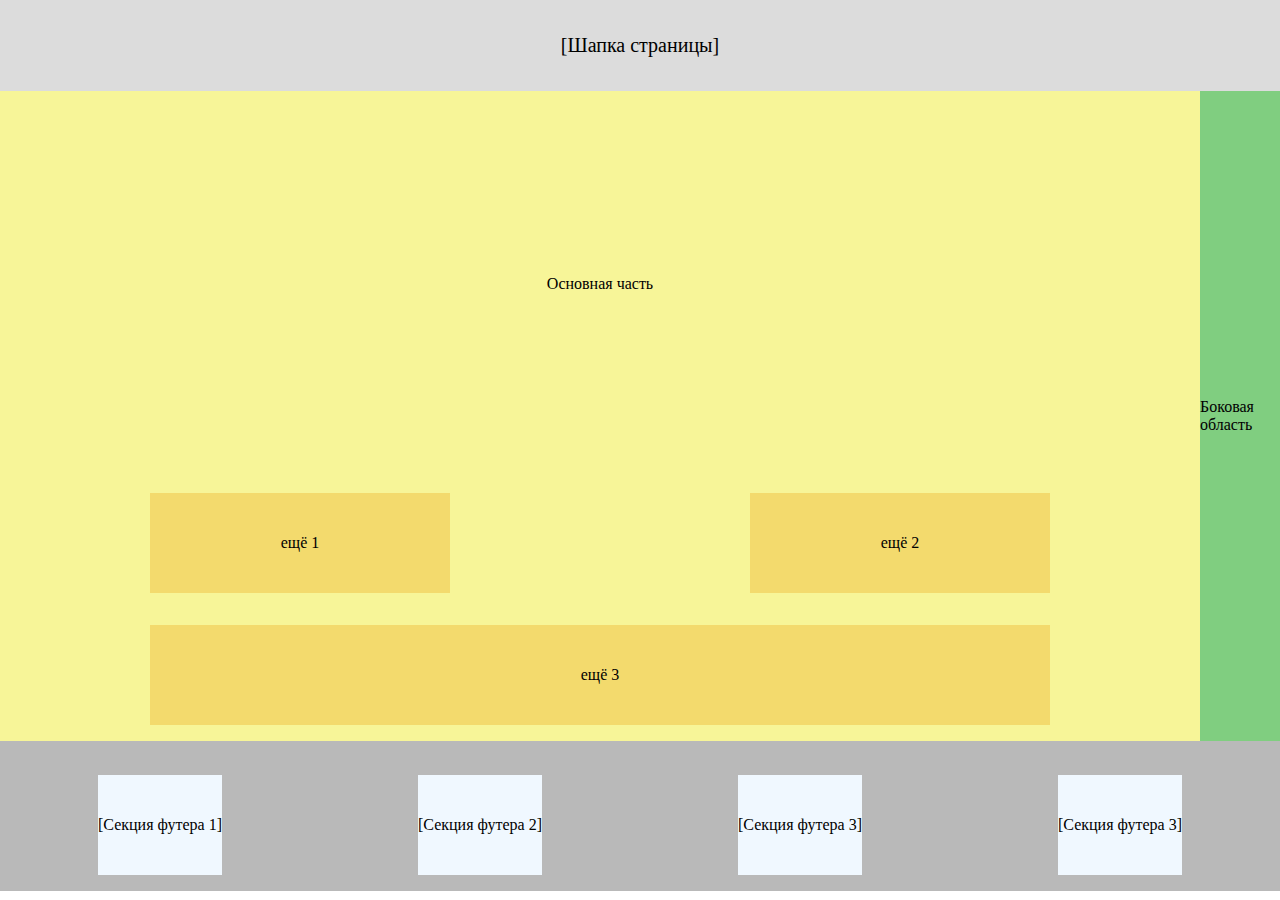
<file: example/index.html>
<!DOCTYPE html>
<html lang="en">

<head>
    <meta charset="UTF-8">
    <meta name="Example" content="width=device-width, initial-scale=1.0">
    <title>Example</title>
    <link rel="stylesheet" href="links/normalize.css">
    <link rel="stylesheet" href="links/style.css">
    <style>

    </style>
</head>

<body>
    <header>
        <div class="navigation">
            <p>[Шапка страницы]</p>
        </div>
    </header>
    <main>
        <div class="main_flex-container">
            <div class="main_area">
                <div class="extra1">
                    <p>Основная часть</p>
                </div>
                <div class="extra">
                    <p class="box">ещё 1</p>
                    <p class="box">ещё 2</p>
                    <p class="box1">ещё 3</p>
                </div>
            </div>
            <div class="Side_area">
                <p>Боковая область</p>
            </div>
        </div>
    </main>
    <Footer>
        <div class="footer-container">
            <p>[Секция футера 1]</p>
            <p>[Секция футера 2]</p>
            <p>[Секция футера 3]</p>
            <p>[Секция футера 3]</p>
        </div>
    </Footer>
</body>

</html>
</file>
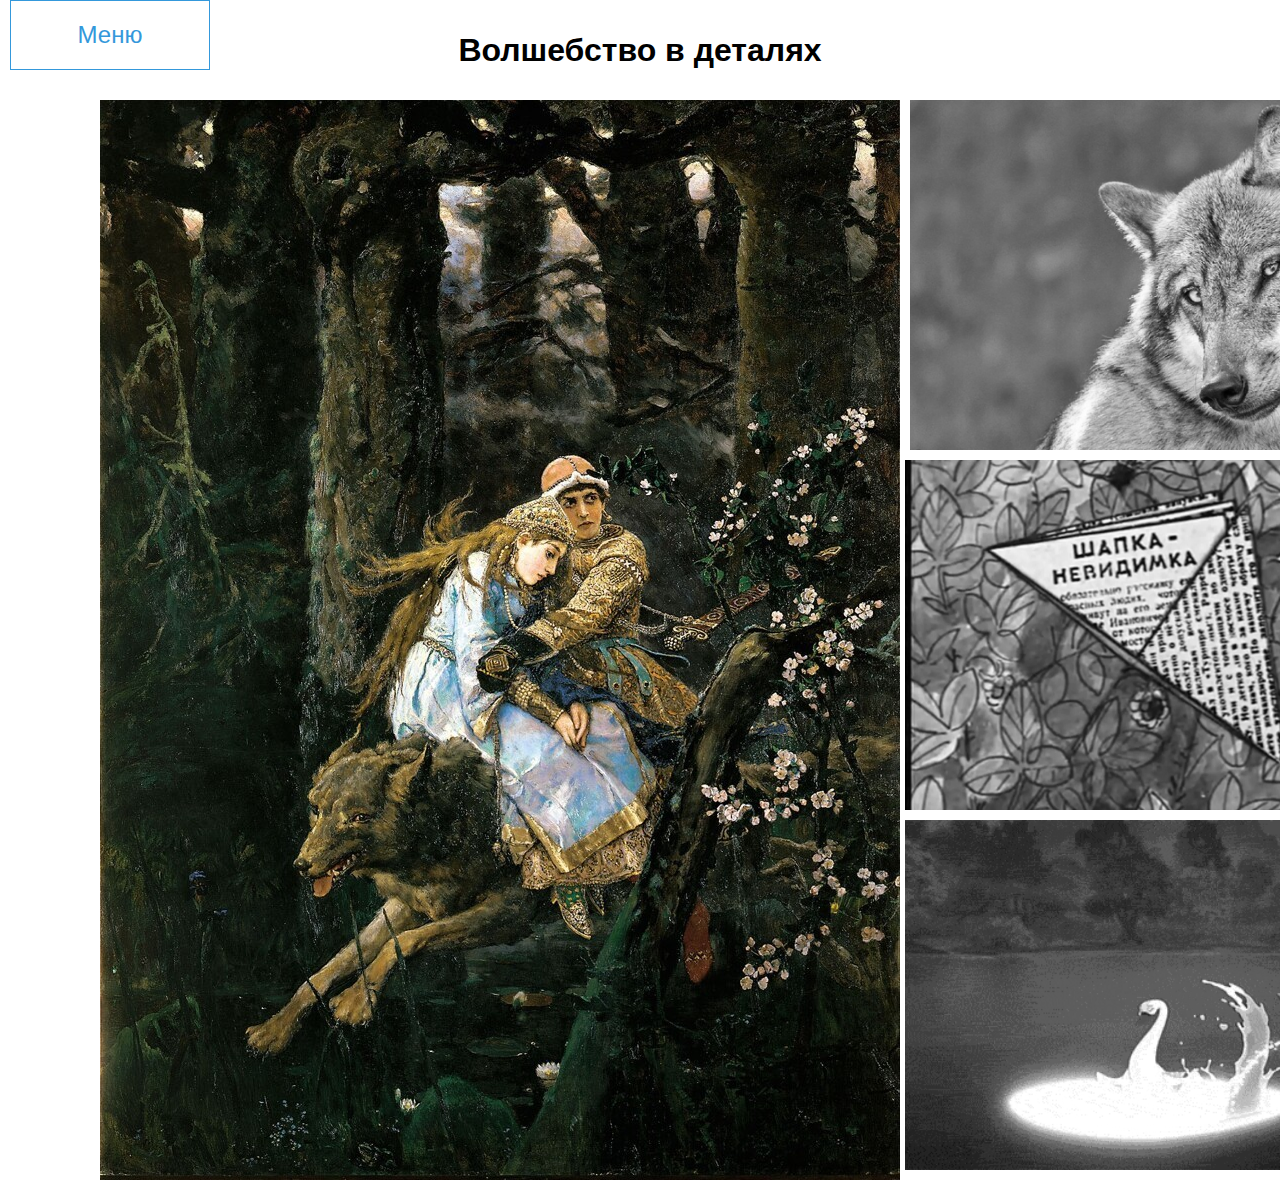
<file: fairy_tail/index2.html>
<!DOCTYPE html>
<html lang="en">

<head>
    <meta charset="UTF-8">
    <meta name="view" content="width=device-width, initial-scale=1.0">
    <title>Tail</title>
    <link rel="stylesheet" href="links/normalize.css">
    <link rel="stylesheet" href="links/style2.css">

</head>

<body>
    <header>
        <nav class="menu">
            <button class="menu-btn">Меню</button>
            <ul class="themes">
                <li><a href="#">Главная</a></li>
                <li><a href="#">О сказке</a></li>
                <li><a href="#">О деталях</a></li>
            </ul>
        </nav>
        <div class="head">
            <h1>Волшебство в деталях</h1>
        </div>
    </header>
    <main>
        <div class="main">
            <div class="container1">
                <a href="https://ru.wikipedia.org/wiki/Иван-царевич_на_Сером_Волке">
                    <img src="assets/images/серыйволк.jpg" alt=" run"> </a>
            </div>
            <div class="container2">
                <div class="left">
                    <a href="#"><img src="assets/images/волк.jpg" alt="wolf" class="icon">
                    </a>
                    <img src="assets/images/шапка.webp" alt="shapka" class="icon">
                    <img src="assets/images/9f472026dabf32a995b3c0cc7be687a9.gif" alt="lady" class="icon">
                </div>
                <div class="right">
                    <img src="assets/images/_otkrytka_baba_yaga_nu_pogodi_yapfiles.ru.gif" alt="yaga" class="icon">
                    <img src="assets/images/дрема.jpg" alt="forest" class="icon">
                    <img src="assets/images/меч.jpg" alt="mech" class="icon">
                </div>
            </div>
        </div>
    </main>
</body>

</html>
</file>
<file: example/links/style.css>
.navigation {
    display: flex;
    justify-content: center;
    background-color: gainsboro;
}

.navigation p {
    float: center;
    display: block;
    color: black;
    text-align: center;
    padding: 14px 16px;
    text-decoration: none;
    font-size: 20px;
}

.main_flex-container {
    display: flex;
    flex-direction: row;
    justify-content: space-around;
    height: 650px;
}

.main_area {
    display: flex;
    flex: 60%;
    flex-direction: row;
    height: 650px;
    flex-direction: column;
    flex-wrap: wrap;
    background-color: rgb(247, 245, 152);
}

.extra1 {
    display: flex;
    flex: 2;
    flex-direction: row;
    align-items: center;
    justify-content: center;

}

.extra {
    display: flex;
    flex: 1;
    justify-content: space-around;
    align-items: center;
    flex-flow: row;
    flex-wrap: wrap;
    width: 1200px;
}

.extra p {
    display: flex;
    align-items: center;
    justify-content: center;
    line-height: 100px;
    background-color: rgb(243, 218, 109);


}

.box {
    display: flex;
    width: 300px;


}

.box1 {
    display: flex;
    width: 900px;

}


.Side_area {
    display: flex;
    flex: 40%;
    flex-direction: row;
    background-color: rgb(128, 206, 128);
    height: 650px;
    align-items: center;
    justify-content: center;
}


.footer-container {
    display: flex;
    justify-content: space-around;
    align-items: flex-end;
    background-color: rgb(185, 185, 185);
    height: 150px;

}

.footer-container p {
    text-align: center;
    vertical-align: middle;
    line-height: 100px;
    background-color: aliceblue;
    height: 100px;
}
</file>
<file: fairy_tail/links/style2.css>
* {
    margin: 0;
    padding: 0;
    box-sizing: border-box;
    font-family: 'Poppins', sans-serif;
}

body {
    width: 100%;
}

.head {
    display: flex;
    justify-content: center;
    align-items: center;
    height: 100px;
}

nav button {
    cursor: pointer;
    border: 0.1px solid #3498db;
    background-color: transparent;
    height: 70px;
    width: 200px;
    color: #3498db;
    font-size: 1.5em;
}

.menu {
    display: flex;
    position: relative;
}

.menu-btn {
    position: absolute;
    left: 10px;
}

.menu ul li {
    list-style: none;
    padding: 14px;
    position: relative;
    transition: 0.5s;
    display: block;
}

.themes {
    display: none;
    position: absolute;
    left: 10px;
    background-color: #f1f1f1;
    padding: 10px;
    list-style-type: none;
}

.menu-btn:focus+.themes,
.themes:focus {
    display: block;
}


.main {
    display: flex;
    flex-direction: row;
    justify-content: center;
    width: 2000px;
    height: 1100px;

}

.container1 {
    display: flex;
    align-items: flex-start;
    flex-direction: row;
    justify-content: center;
    width: 800px;
    height: 1100px;
    display: inline-block;
    overflow: hidden;
}

.container1 img {
    display: flex;
    justify-content: center;
    align-items: center;
    flex-flow: column wrap;
}

.container1 img:hover {
    transform: scale(1.2);
}


.container2 {
    display: flex;
    align-items: flex-start;
    flex-direction: row;
    gap: 10px;
    width: 1000px;
    height: 1100px;
}


.container2 div img {
    display: flex;
    object-fit: cover;
    width: 100%;
    justify-content: space-between;
    margin-bottom: 10px;
    margin-left: 10px
}

.icon {
    width: 350px;
    height: 350px;
    object-fit: cover;
    filter: grayscale(1);
    transition: 1s;
}

.icon:hover {
    filter: grayscale(0);
}

.left {
    display: flex;
    flex-direction: column;
    justify-content: space-between;
    align-items: center;
}
</file>
